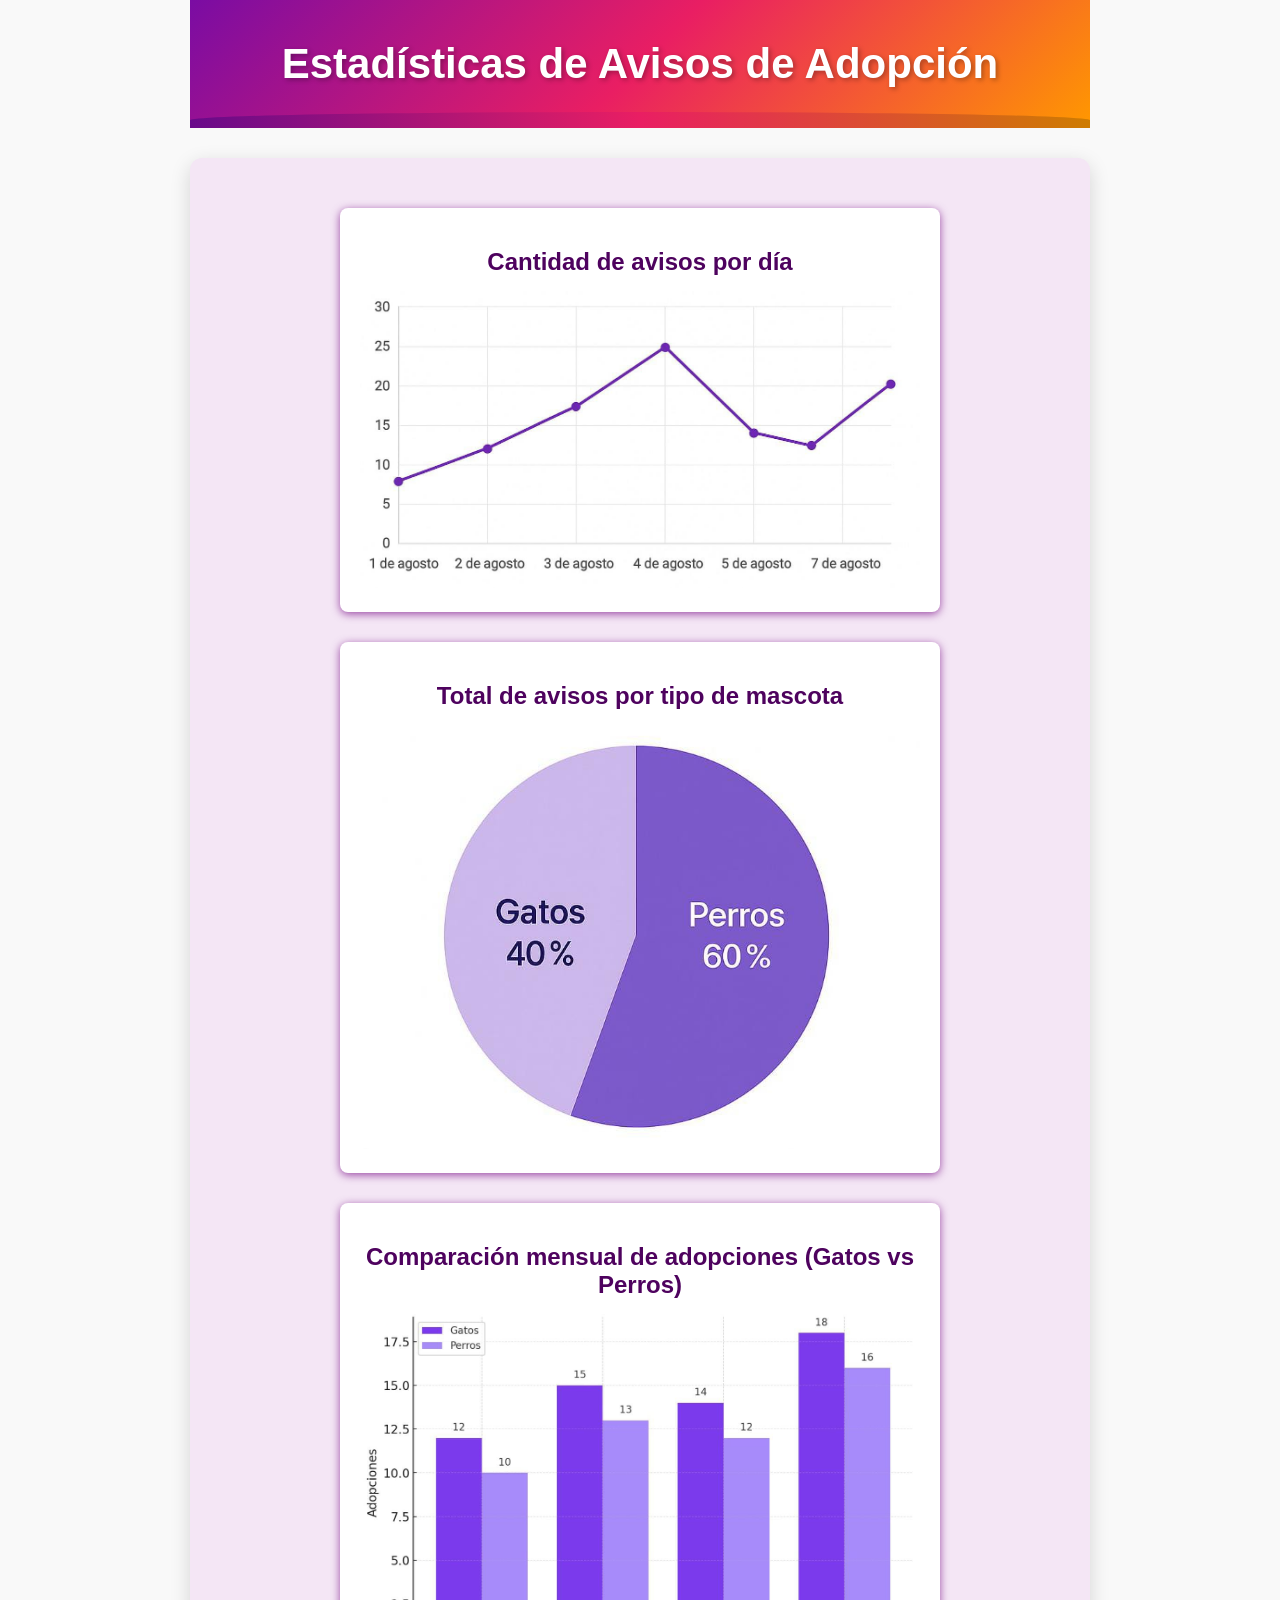
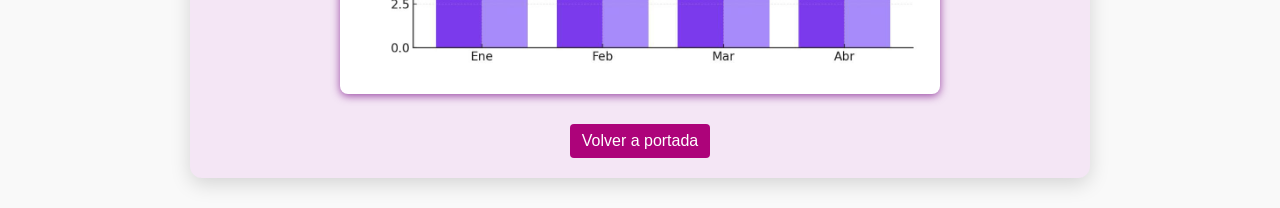
<file: estadisticas.html>
<!DOCTYPE html>
<html lang="es">
<head>
<meta charset="UTF-8">
<meta name="viewport" content="width=device-width,initial-scale=1">
<title>Estadísticas de Avisos de Adopción</title>
<!-- Reutilizar CSS de index para algunos elementos -->
<link rel="stylesheet" href="css/index.css">
<link rel="stylesheet" href="css/stats.css">
</head>
<body>
  <div class="header"><h1>Estadísticas de Avisos de Adopción</h1></div>

  <div class="main">
    <div class="grafico">
      <h2>Cantidad de avisos por día</h2>
      <img src="images/grafico-lineas.jpeg" alt="Gráfico de líneas: cantidad de avisos por día">
    </div>

    <div class="grafico">
      <h2>Total de avisos por tipo de mascota</h2>
      <img src="images/grafico-torta.jpeg" alt="Gráfico de torta: avisos por tipo de mascota">
    </div>

    <div class="grafico">
      <h2>Comparación mensual de adopciones (Gatos vs Perros)</h2>
      <img src="images/grafico-barras.jpeg" alt="Gráfico de barras: comparación mensual de adopciones">
    </div>

    <div style="text-align:center; margin-top:18px;">
      <a class="stats-link" href="index.html">Volver a portada</a>
    </div>
  </div>
</body>
</html>
</file>
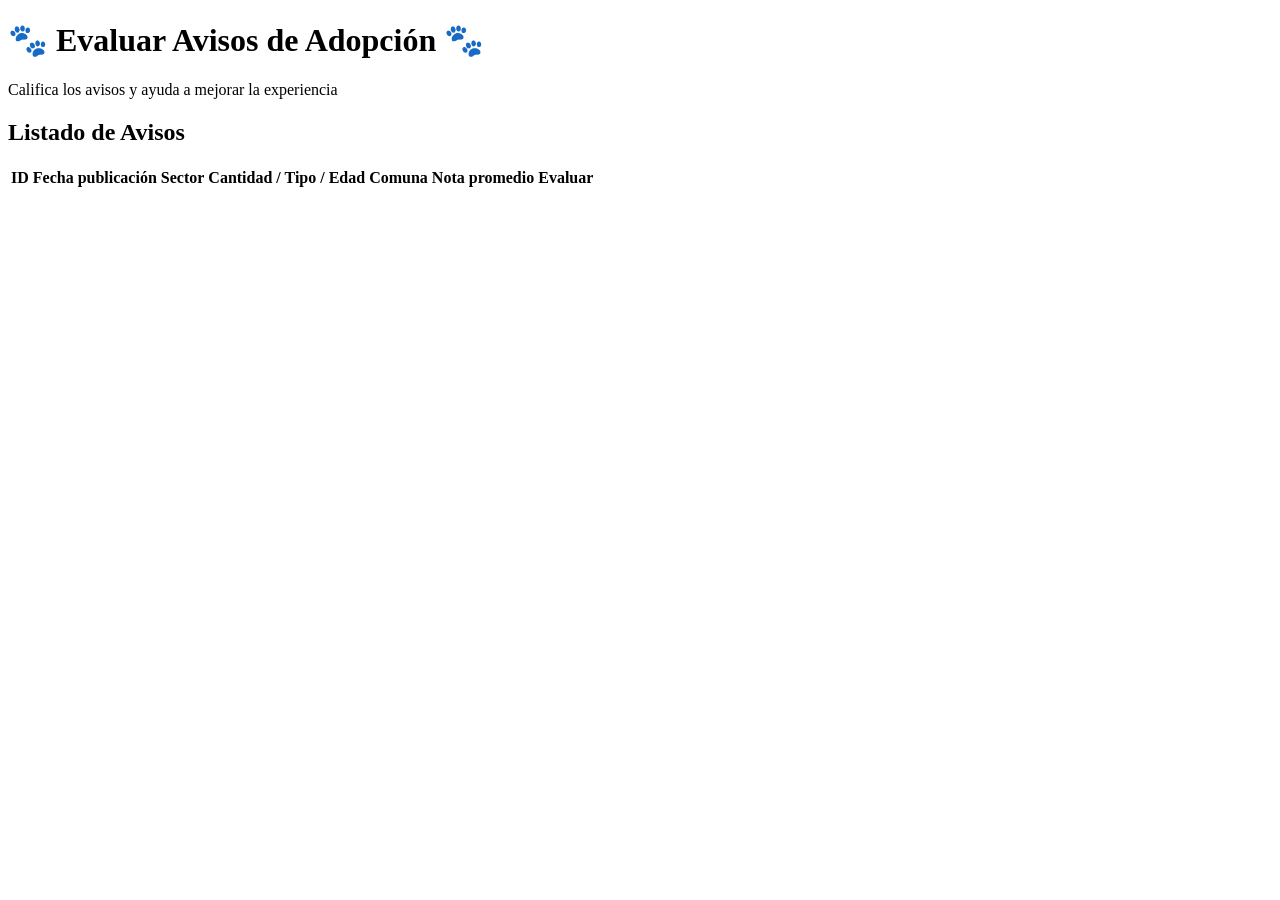
<file: tarea4spring_copy/tarea4spring/src/main/resources/templates/evaluaciones.html>
<!DOCTYPE html>
<html lang="es" xmlns:th="http://www.thymeleaf.org">
<head>
    <meta charset="UTF-8">
    <meta name="viewport" content="width=device-width, initial-scale=1.0">
    <title>Evaluar Avisos de Adopción</title>

    <link rel="stylesheet" th:href="@{/css/index.css}">
    <link rel="stylesheet" th:href="@{/css/evaluaciones.css}">
    <link rel="stylesheet" th:href="@{/css/list.css}">
</head>
<body>
<header class="header">
    <h1>🐾 Evaluar Avisos de Adopción 🐾</h1>
    <p>Califica los avisos y ayuda a mejorar la experiencia</p>
</header>

<main class="main">
    <h2>Listado de Avisos</h2>

    <div class="tabla-wrapper">
        <table class="tabla-adopciones" id="tablaAvisos">
            <thead>
            <tr>
                <th>ID</th>
                <th>Fecha publicación</th>
                <th>Sector</th>
                <th>Cantidad / Tipo / Edad</th>
                <th>Comuna</th>
                <th>Nota promedio</th>
                <th>Evaluar</th>
            </tr>
            </thead>
            <tbody>
            <!-- Se llena con js, igual que en Flask -->
            </tbody>
        </table>
    </div>

    <div id="paginacion" class="paginacion"></div>
    
</main>

<!-- JS -->
<script th:src="@{/js/evaluaciones.js}"></script>

</body>
</html>
</file>
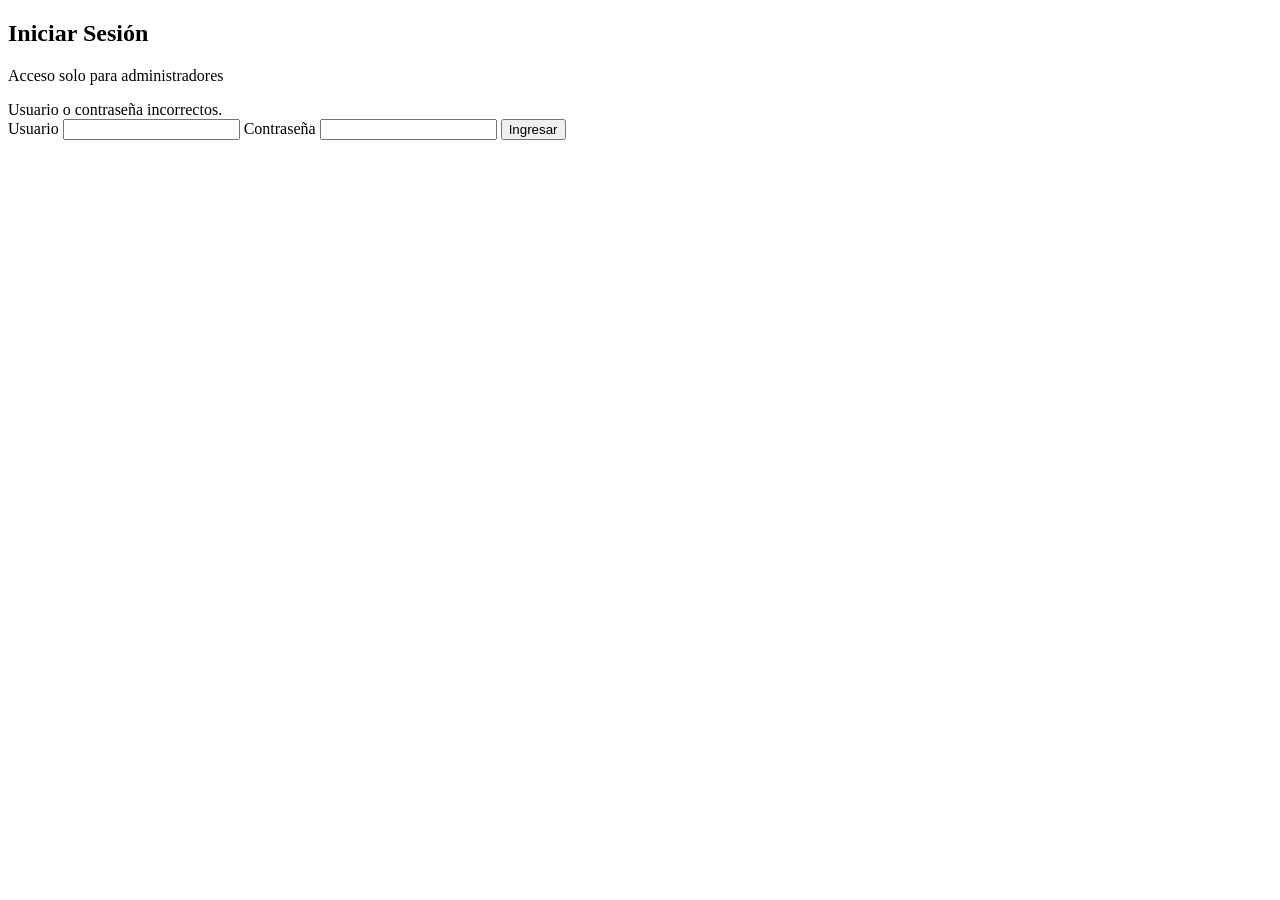
<file: tarea4spring_copy/tarea4spring/src/main/resources/templates/login.html>
<!DOCTYPE html>
<html lang="es" xmlns:th="http://www.thymeleaf.org">
<head>
    <meta charset="UTF-8">
    <title>Iniciar Sesión</title>
    <link rel="stylesheet" th:href="@{/css/login.css}">
</head>

<body>
<div class="login-container">

    <h2>Iniciar Sesión</h2>
    <p class="subtitle">Acceso solo para administradores</p>

    <th:block th:if="${param.error != null}">
        <div class="error">Usuario o contraseña incorrectos.</div>
    </th:block>

    <form method="post"
          action="/login"
          onsubmit="return validarFormulario()">

        <input type="hidden" name="_csrf" th:value="${_csrf.token}">

        <label for="username">Usuario</label>
        <input id="username" type="text" name="username">

        <div id="errorUser" class="error" style="display:none">
            Debes ingresar un usuario.
        </div>

        <label for="password">Contraseña</label>
        <input id="password" type="password" name="password">

        <div id="errorPass" class="error" style="display:none">
            Debes ingresar una contraseña.
        </div>

        <button type="submit" class="btn">Ingresar</button>
    </form>

</div>

<script>
function validarFormulario() {
    const user = document.getElementById("username");
    const pass = document.getElementById("password");

    const eu = document.getElementById("errorUser");
    const ep = document.getElementById("errorPass");

    let ok = true;

    if (user.value.trim() === "") {
        eu.style.display = "block";
        ok = false;
    } else {
        eu.style.display = "none";
    }

    if (pass.value.trim() === "") {
        ep.style.display = "block";
        ok = false;
    } else {
        ep.style.display = "none";
    }

    return ok;
}
</script>

</body>
</html>
</file>
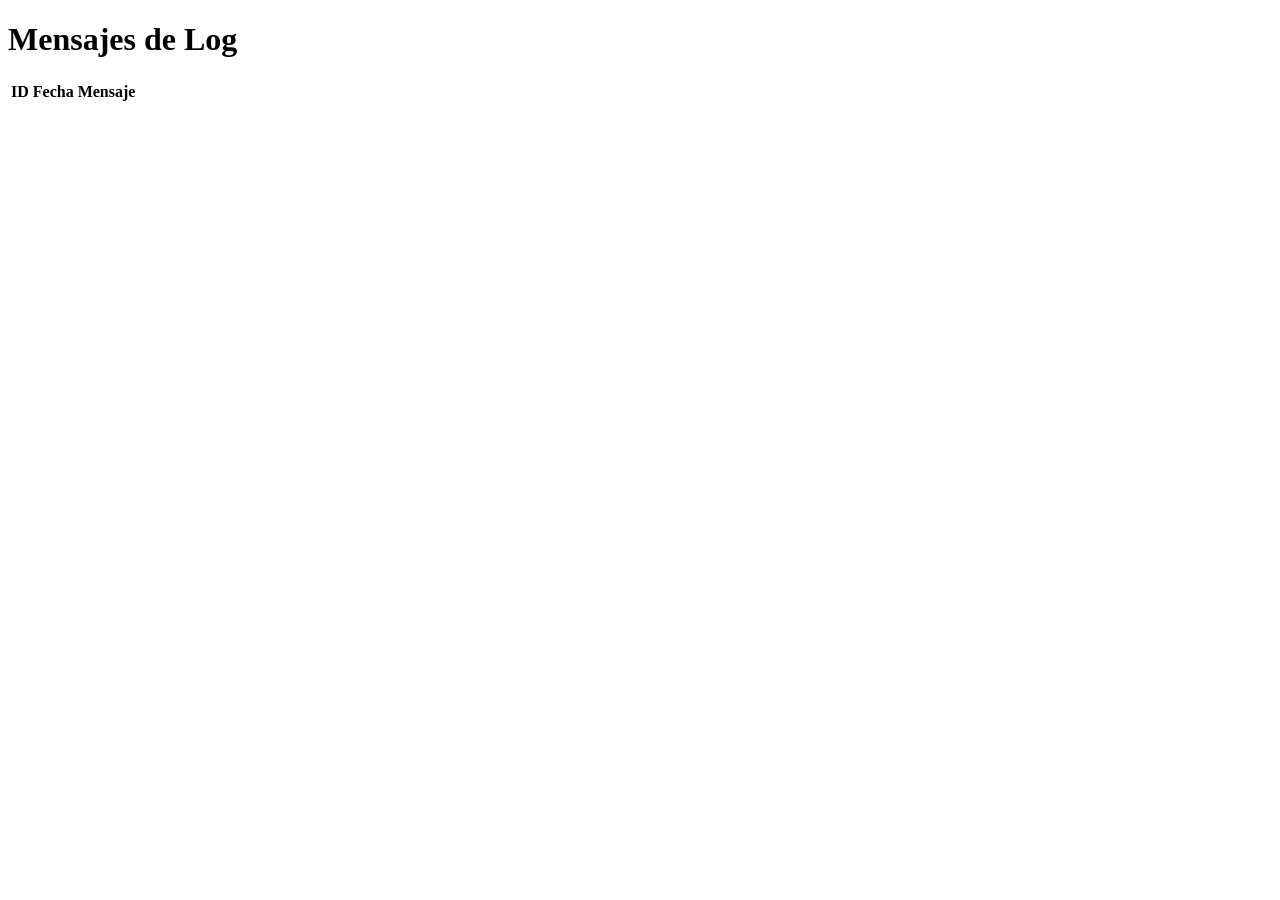
<file: tarea4spring_copy/tarea4spring/src/main/resources/templates/mensajes-log.html>
<!DOCTYPE html>
<html xmlns:th="http://www.thymeleaf.org">
<head>
    <meta charset="UTF-8">
    <title>Mensajes de Log</title>
    <link rel="stylesheet" th:href="@{/css/index.css}">
</head>
<body>
<div class="header">
    <h1>Mensajes de Log</h1>
</div>

<div class="main">
    <div class="tabla-wrapper">
        <table class="tabla-adopciones">
            <thead>
            <tr>
                <th>ID</th>
                <th>Fecha</th>
                <th>Mensaje</th>
            </tr>
            </thead>
            <tbody>
            <tr th:each="log : ${logs}">
                <td th:text="${log.id}"></td>
                <td th:text="${#temporals.format(log.fecha, 'dd/MM/yyyy HH:mm:ss')}"></td>
                <td th:text="${log.mensaje}"></td>
            </tr>
            </tbody>
        </table>
    </div>
</div>
</body>
</html>
</file>
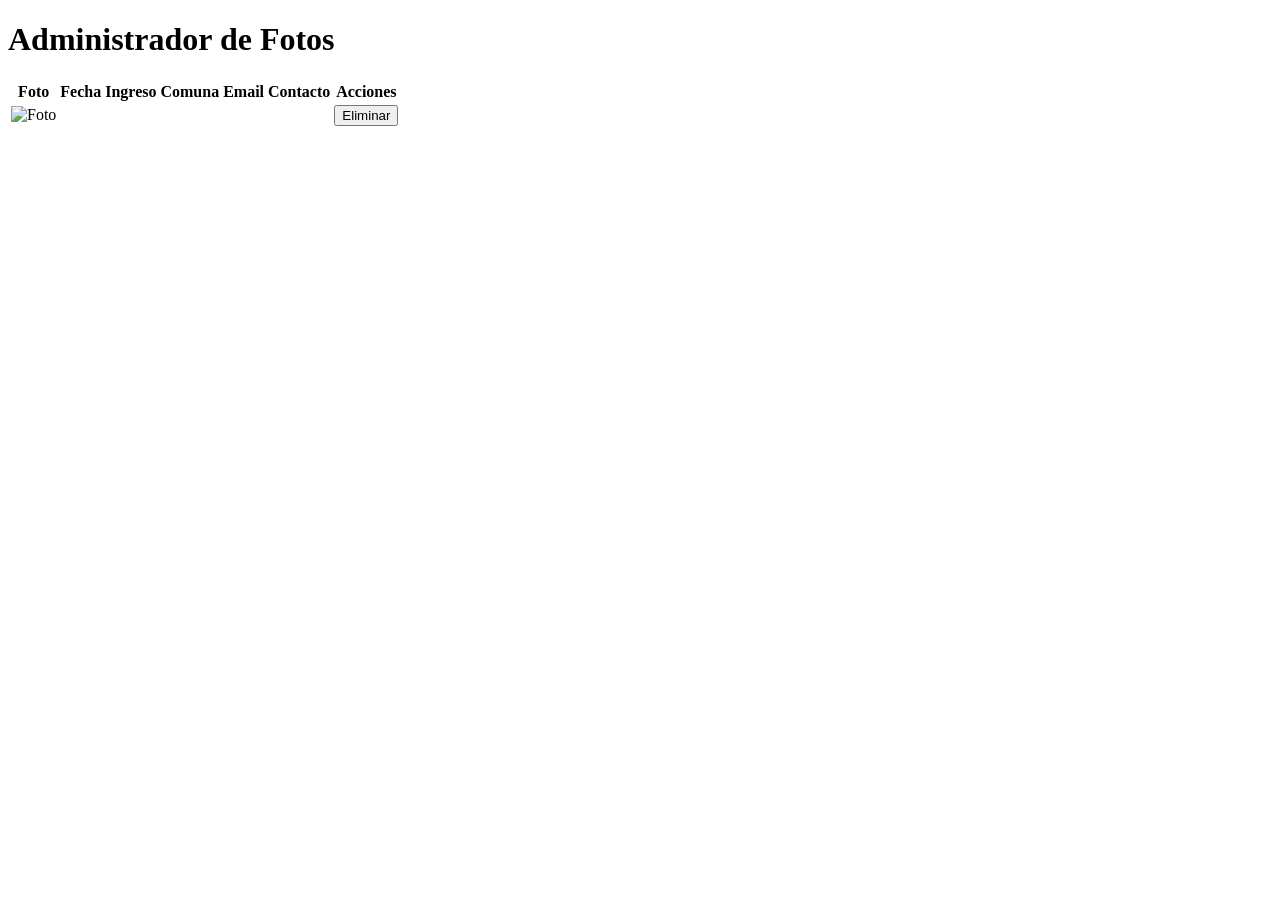
<file: tarea4spring_copy/tarea4spring/src/main/resources/templates/t5-admin-fotos.html>
<!DOCTYPE html>
<html xmlns:th="http://www.thymeleaf.org">
<head>
    <meta charset="UTF-8">
    <title>Administrador de Fotos</title>
    <link rel="stylesheet" th:href="@{/css/index.css}">
</head>
<body>
<div class="header">
    <h1>Administrador de Fotos</h1>
</div>

<div class="main">
    <div class="tabla-wrapper">
        <table class="tabla-adopciones">
            <thead>
            <tr>
                <th>Foto</th>
                <th>Fecha Ingreso</th>
                <th>Comuna</th>
                <th>Email Contacto</th>
                <th>Acciones</th>
            </tr>
            </thead>
            <tbody>
            <tr th:each="foto : ${fotos}">
                <td class="fotos-celda"><img th:src="@{${foto.url}}" alt="Foto"/></td>
                <td th:text="${foto.aviso != null} ? ${#temporals.format(foto.aviso.fecha_ingreso, 'dd/MM/yyyy')} : '-'"></td>
                <td th:text="${foto.aviso != null} ? ${foto.aviso.comuna} : '-'"></td>
                <td th:text="${foto.aviso != null} ? ${foto.aviso.email} : '-'"></td>
                <td>
                    <form th:action="@{/t5-admin-fotos/eliminar/{id}(id=${foto.id})}" method="post" onsubmit="return pedirMotivo(this)">
                        <input type="hidden" name="motivo"/>
                        <button type="submit" class="btn-eliminar">Eliminar</button>
                    </form>
                </td>
            </tr>
            </tbody>
        </table>
    </div>
</div>

<script>
    function pedirMotivo(form) {
        let motivo = prompt('Ingrese el motivo de eliminación (5-200 caracteres):');
        if (!motivo || motivo.length < 5 || motivo.length > 200) {
            alert('Motivo inválido.');
            return false;
        }
        form.motivo.value = motivo;
        return true;
    }
</script>
</body>
</html>
</file>
<file: css/index.css>
/* Estilos Generales */
* {
  box-sizing: border-box; /* para manejar mejor los bordes y padding, me quedaban
                          muchos espacios en blanco */
}

body, html {
  margin: 0;
  padding: 0;
  font-family: 'Arial', Helvetica, sans-serif;
  background-color: #f9f9f9;
  color: #333;
  width: 100%;
}

/* Header */
.header {
  background: linear-gradient(135deg, #7a0ca3, #e91e63, #ff9800);
  color: white;
  padding: 40px 20px;
  text-align: center;
  position: relative;
  width: 100%;
  max-width: 900px;
  margin: 0 auto;
}

.header::after {
  content: "";
  position: absolute;
  bottom: 0;
  left: 0;
  width: 100%;
  height: 16px;
  background: linear-gradient(90deg, #680a8a, #e91e63, #ce7c01);
  border-radius: 50% 50% 0 0;
}

.header h1 {
  font-size: 42px;
  margin: 0;
  text-shadow: 2px 2px 5px rgba(0,0,0,0.3);
}

.header p {
  font-size: 20px;
  margin-top: 10px;
  font-style: italic;
  background: rgba(255, 255, 255, 0.15);
  display: inline-block;
  padding: 8px 15px;
  border-radius: 20px;
  box-shadow: 0 2px 6px rgba(0,0,0,0.2);
}

/* Menú */
.menu {
  display: flex;
  flex-wrap: wrap;  /* permite que los items bajen si no caben */
  justify-content: center;
  padding: 12px 0;
  background: linear-gradient(90deg, #7a0ca3, #e91e63, #ff9800);
  border-radius: 10px;
  box-shadow: 0 4px 8px rgba(0,0,0,0.2);
  margin: 20px auto;
  width: 95%;
  max-width: 900px;
}

.menu a {
  color: white;
  text-decoration: none;
  padding: 12px 22px;
  margin: 5px 8px;
  border-radius: 8px;
  font-weight: 600;
  font-size: 16px;
  text-align: center;
  background: rgba(255,255,255,0.05);
  text-shadow: 0 1px 2px rgba(0,0,0,0.3);
  transition: box-shadow 0.3s ease, transform 0.2s ease, background 0.3s ease;
}

.menu a:hover {
  box-shadow: 0 0 15px rgba(255,255,255,0.6);
  transform: translateY(-2px);
  background: rgba(255,255,255,0.15);
}

/* Contenido principal */
.main {
  width: 95%;
  max-width: 900px;
  margin: 30px auto;
  padding: 20px;
  background-color: #f4e6f5;
  border-radius: 12px;
  box-shadow: 0px 6px 20px rgba(0,0,0,0.15);
  overflow-x: auto; /* scroll horizontal si algo se sale, lo ocupo porque mi 
                    tabla se cortaba en dispositivos móviles */
}

.main h1, .main h2 {
  color: #4e025e;
  margin-bottom: 15px;
  text-align: center;
}

.main p {
  font-size: 18px;
  text-align: center;
  margin-bottom: 30px;
}

/* Tabla de adopciones */
.tabla-wrapper {
  overflow-x: auto; /* scroll horizontal si no cabe, para pantallas pequeñas */
  width: 100%;
}

.tabla-adopciones {
  width: 100%;
  border-collapse: separate;
  border-spacing: 0;
  border-radius: 12px;
  overflow: hidden;
  box-shadow: 0 4px 12px rgba(0,0,0,0.1);
  text-align: center;
  font-size: 16px;
  display: table;
}

.tabla-adopciones th, 
.tabla-adopciones td {
  padding: 12px 15px;
  border-bottom: 1px solid #ddd;
}

.tabla-adopciones th {
  background: linear-gradient(90deg, #7a0ca3, #e91e63);
  color: white;
  font-weight: 700;
  text-shadow: 0 1px 2px rgba(0,0,0,0.3);
}

.tabla-adopciones tr:nth-child(even) {
  background-color: #f5f0f8;
}

.tabla-adopciones tr:nth-child(odd) {
  background-color: #ffffff;
}

.tabla-adopciones tbody tr:hover {
  background-color: #e8d3f7;
  transform: scale(1.02);
  transition: all 0.2s ease;
}

/* Media Queries (Móviles), modificaciones para pantallas pequeñas */
@media (max-width: 480px) {
  /* Header más pequeño */
  .header {
    padding: 20px 10px;
  }
  .header h1 {
    font-size: 28px;
  }
  .header p {
    font-size: 14px;
    padding: 5px 10px;
  }

  /* Menú vertical en móvil */
  .menu {
    flex-direction: column;
    align-items: center;
    padding: 10px 0;
  }
  .menu a {
    width: 90%;
    margin: 5px 0;
  }

  /* Main más compacto */
  .main {
    padding: 15px;
  }

  /* Tabla más pequeña */
  .tabla-adopciones {
    font-size: 14px;
  }

  .tabla-wrapper {
    overflow-x: auto;
  }
}
</file>
<file: css/stats.css>
/* Estilo de los gráficos */
.grafico { 
  max-width: 600px; 
  margin: 30px auto; 
  padding: 20px; 
  background: white; 
  border-radius: 8px; 
  box-shadow: 0 2px 8px rgba(113, 1, 128, 0.692); 
  text-align: center; 
}

.grafico img { 
  max-width: 100%; 
  height: auto; 
  border-radius: 6px;
}

/* Botón de enlace al final */
.stats-link {
  color: white;         
  background-color: #ad037a; 
  padding: 8px 12px;    
  text-decoration: none;
  border-radius: 4px;    
  display: inline-block; /* que respete el padding */
}

.stats-link:hover {
  background-color: #700999;
}
</file>
